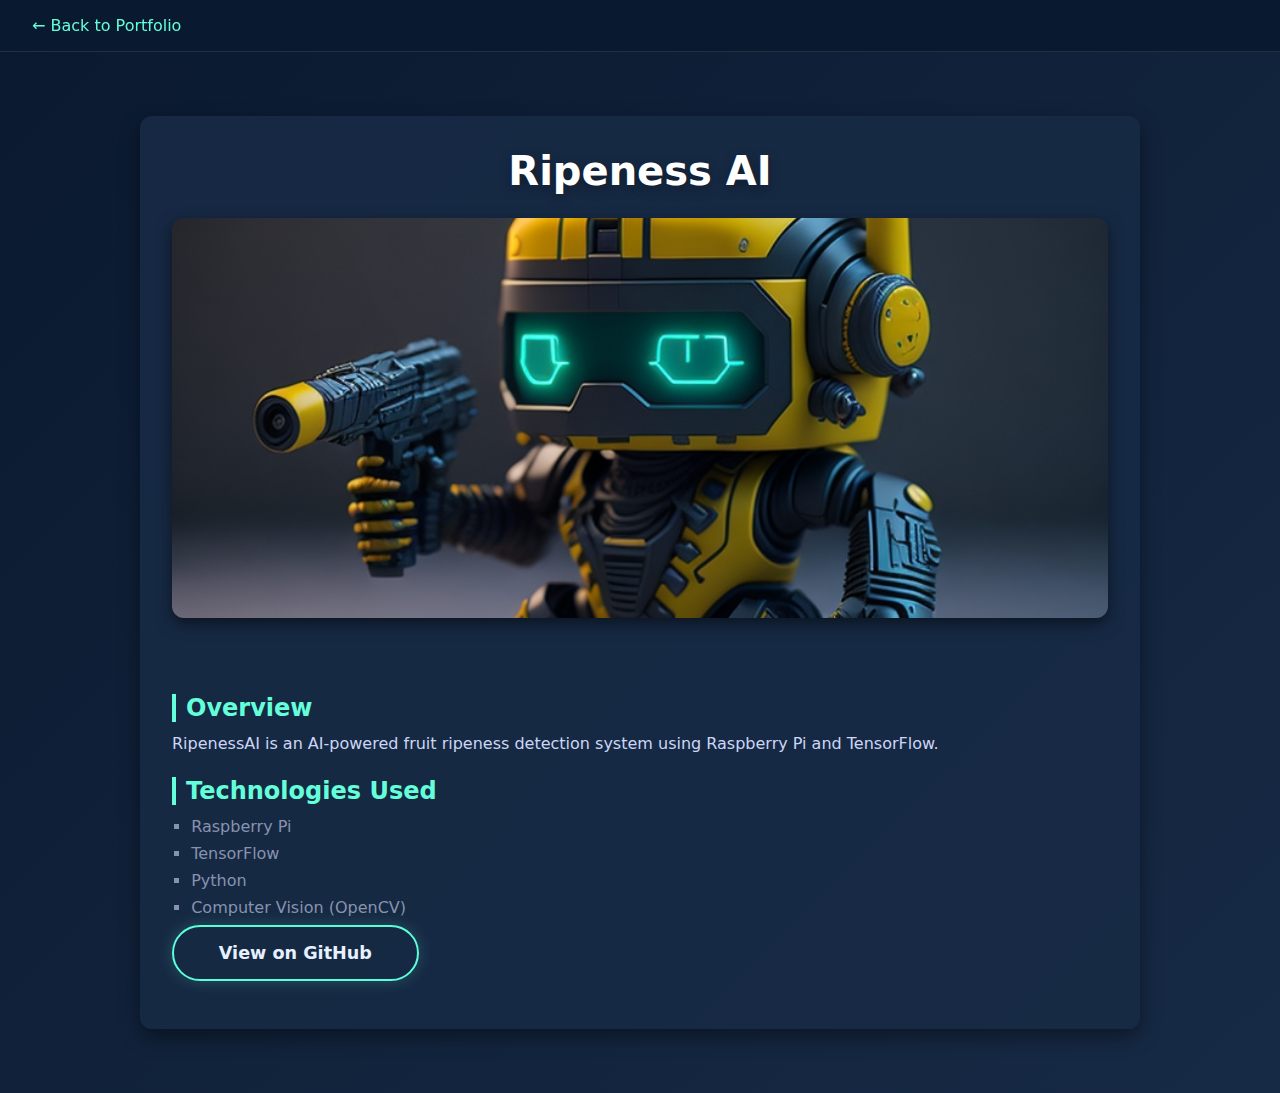
<file: projects/ripeness-ai.html>
<!DOCTYPE html>
<html lang="en">
<head>
  <meta charset="UTF-8">
  <meta name="viewport" content="width=device-width, initial-scale=1.0">
  <title>Ripeness AI</title>
  <link rel="stylesheet" href="../assets/css/project.css">
</head>
<body>
  <nav class="navbar">
    <a href="../index.html" class="back-btn">← Back to Portfolio</a>
  </nav>

  <section class="project-detail">
    <h1>Ripeness AI</h1>
    <img src="../assets/images/Robot.jpg" alt="Ripeness AI" class="project-image">

    <div class="project-info">
      <h2>Overview</h2>
      <p>
        RipenessAI is an AI-powered fruit ripeness detection system using Raspberry Pi and TensorFlow.
      </p>

      <h2>Technologies Used</h2>
      <ul>
        <li>Raspberry Pi</li>
        <li>TensorFlow</li>
        <li>Python</li>
        <li>Computer Vision (OpenCV)</li>
      </ul>

      <a href="https://github.com/temidayo-afolabi/ripenessai" target="_blank">
        View on GitHub
      </a>
    </div>
  </section>
</body>
</html>
</file>
<file: assets/css/project.css>
@import url('https://fonts.googleapis.com/css2?family=Poppins:wght@300;400;500;600&display=swap');

/* Contact Section */
.contact {
  padding: 5rem 0;
  position: relative;
  background: linear-gradient(135deg, #0a0f1a 0%, #0a192f 100%);
  overflow: hidden;
}

.contact::before {
  content: '';
  position: absolute;
  top: -20%;
  left: -20%;
  width: 140%;
  height: 140%;
  background: radial-gradient(circle at 70% 30%, rgba(100, 255, 218, 0.08), transparent 70%);
  z-index: -1;
}

/* Heading */
.contact h2 {
  text-align: center;
  font-size: 2.5rem;
  margin-bottom: 3rem;
  color: #fff;
  position: relative;
  display: inline-block;
  left: 50%;
  transform: translateX(-50%);
}

.contact h2::after {
  content: '';
  position: absolute;
  bottom: -12px;
  left: 0;
  width: 100%;
  height: 3px;
  background: linear-gradient(90deg, var(--skin-color), var(--accent-light));
  border-radius: 3px;
}

/* Layout */
.contact-container {
  display: grid;
  grid-template-columns: repeat(auto-fit, minmax(320px, 1fr));
  gap: 2rem;
  max-width: 1200px;
  width: 100%;
  margin: 0 auto;
  padding: 0 1rem;
}

/* Info Cards */
.contact-card {
  background: rgba(30, 30, 40, 0.75);
  padding: 1.8rem;
  border-radius: 16px;
  display: flex;
  align-items: flex-start;
  gap: 1rem;
  border: 1px solid rgba(255, 255, 255, 0.05);
  backdrop-filter: blur(12px);
  transition: transform 0.3s ease, box-shadow 0.3s ease, border 0.3s ease;
}

.contact-card:hover {
  transform: translateY(-6px);
  border-color: rgba(100, 255, 218, 0.25);
  box-shadow: 0 12px 28px rgba(0, 0, 0, 0.45),
              0 0 18px rgba(100, 255, 218, 0.15);
}

.contact-icon {
  width: 55px;
  height: 55px;
  background: linear-gradient(135deg, var(--skin-color), var(--accent-light));
  border-radius: 12px;
  display: flex;
  align-items: center;
  justify-content: center;
  font-size: 1.4rem;
  color: #fff;
}

/* Card Details */
.contact-details h3 {
  font-size: 1.2rem;
  margin-bottom: 0.4rem;
  color: #fff;
}

.contact-details p, 
.contact-details a {
  color: var(--text-color);
  font-size: 0.95rem;
  transition: color 0.3s ease;
}

.contact-details a:hover {
  color: var(--skin-color);
}

/* Contact Form */
.contact-form {
  background: rgba(30, 30, 40, 0.75);
  padding: 2rem;
  border-radius: 16px;
  backdrop-filter: blur(12px);
  border: 1px solid rgba(255, 255, 255, 0.05);
  transition: transform 0.3s ease, box-shadow 0.3s ease, border 0.3s ease;
}

.contact-form:hover {
  transform: translateY(-4px);
  border-color: rgba(100, 255, 218, 0.25);
  box-shadow: 0 12px 28px rgba(0, 0, 0, 0.45),
              0 0 18px rgba(100, 255, 218, 0.15);
}

/* Inputs */
.contact-form input,
.contact-form textarea {
  width: 100%;
  padding: 0.9rem 1rem;
  margin-bottom: 1rem;
  border-radius: 10px;
  border: 1px solid rgba(255,255,255,0.1);
  background: rgba(255,255,255,0.05);
  color: #fff;
  font-size: 0.95rem;
  transition: border 0.3s ease, box-shadow 0.3s ease;
}

.contact-form input:focus,
.contact-form textarea:focus {
  border-color: var(--skin-color);
  outline: none;
  box-shadow: 0 0 8px rgba(100, 255, 218, 0.3);
}

/* Button */
.contact-form button {
  width: 100%;
  padding: 0.9rem;
  border: none;
  border-radius: 10px;
  font-size: 1rem;
  font-weight: 600;
  cursor: pointer;
  background: linear-gradient(135deg, var(--skin-color), var(--accent-light));
  color: #fff;
  transition: transform 0.2s ease, box-shadow 0.3s ease;
}

.contact-form button:hover {
  transform: translateY(-3px);
  box-shadow: 0 8px 20px rgba(100, 255, 218, 0.3);
}




:root {

  /* Color Variables - Blue Neon Theme */
  --body-color: rgb(7, 34, 51);
  --skin-color: #00f7ff;
  --accent-light: #00b4d8;
  --accent-dark: #0077b6;
  --bg-color: #0c192e;
  --bg-secondary: #112240;
  --text-color: #8bacc8;
  --text-light: #caf0f8;
  --text-lighter: #e2f2ff;
  --heading-color: #90e0ef;
  --border-color: #1e3a8a;
  --card-bg: #112240;
  --card-hover: #1a3a8a;
  --shadow-color: rgba(0, 119, 182, 0.3);
  --overlay-color: rgba(10, 25, 47, 0.9);
  --success-color: #4cc9f0;
  --error-color: #ff6b6b;
  --warning-color: #ffd166;
  --info-color: #4cc9f0;
  --neon-glow: 0 0 10px rgba(0, 247, 255, 0.3),
                0 0 20px rgba(0, 247, 255, 0.2),
                0 0 30px rgba(0, 247, 255, 0.1);

  /*===== Font and Typography =====*/
  --body-font: 'Inter', sans-serif;
  --heading-font: 'Poppins', sans-serif;
  
  /* Font sizes - Desktop */
  --h1-font-size: clamp(2.5rem, 5vw, 4rem);
  --h2-font-size: clamp(1.75rem, 3vw, 2.5rem);
  --h3-font-size: clamp(1.25rem, 2vw, 1.5rem);
  --normal-font-size: 1.1rem;
  --small-font-size: 0.938rem;
  --smaller-font-size: 0.813rem;
  --line-height-base: 1.6;

  /* Font weights */
  --font-normal: 400;
  --font-medium: 500;
  --font-semi-bold: 600;
  --font-bold: 700;

  /* Letter spacing */
  --letter-spacing-sm: 0.01em;
  --letter-spacing-md: 0.03em;
  --letter-spacing-lg: 0.1em;

  /*===== Margins Bottom =====*/
  --mb-0-25: .25rem;
  --mb-0-5: .5rem;
  --mb-0-75: .75rem;
  --mb-1: 1rem;
  --mb-1-5: 1.5rem;
  --mb-2: 2rem;
  --mb-2-5: 2.5rem;
  --mb-3: 3rem;

  /*===== z index =====*/
  --z-fixed: 100;
  --z-tooltip: 10;
}

* {
  margin: 0;
  padding: 0;
  box-sizing: border-box;
  border: none;
  text-decoration: none;;
  scroll-behavior: smooth;
  outline: none;
  font-family: system-ui, -apple-system, BlinkMacSystemFont, 'Segoe UI', Roboto, Oxygen, Ubuntu, Cantarell, 'Open Sans', 'Helvetica Neue', sans-serif;
}

html {
  scroll-behavior: smooth;
  font-size: 16px;
  overflow-y: auto;
  height: auto;
  
}

body {
  margin: 0;
  padding: 0;
  font-family: "Poppins", sans-serif;
  background: linear-gradient(135deg, #0a192f, #172a45); /* dark gradient */
  color: white;
}

a {
  color: var(--skin-color, #64ffda);
  text-decoration: none;
  transition: color 0.3s ease;
}

a:hover {
  color: #ff4c60;
}

/* 🔹 Navbar / Back Button */
.navbar {
  width: 100%;
  padding: 1rem 2rem;
  background: rgba(10, 25, 47, 0.95);
  border-bottom: 1px solid rgba(255,255,255,0.1);
  position: sticky;
  top: 0;
  z-index: 1000;
}

.back-btn {
  font-size: 1rem;
  color: #64ffda;
  font-weight: 500;
}

.back-btn:hover {
  color: #ff4c60;
}

/* 🔹 Project Detail Section */
.project-detail {
  max-width: 1000px;
  margin: 4rem auto;
  padding: 2rem;
  background: rgba(23, 42, 69, 0.9);
  border-radius: 12px;
  box-shadow: 0 8px 20px rgba(0,0,0,0.4);
  animation: fadeInUp 1s ease forwards;
}

/* 🔹 Project Title */
.project-detail h1 {
  font-size: 2.5rem;
  color: #fff;
  margin-bottom: 1.5rem;
  text-align: center;
  text-shadow: 0 4px 12px rgba(0,0,0,0.3);
}

/* 🔹 Image */
.project-image {
  width: 100%;
  max-height: 400px;
  object-fit: cover;
  border-radius: 12px;
  margin-bottom: 2rem;
  box-shadow: 0 6px 15px rgba(0,0,0,0.5);
  transition: transform 0.4s ease;
}

.project-image:hover {
  transform: scale(1.03);
}

/* 🔹 Content Info */
.project-info {
  padding: 1rem 0;
}

.project-info h2 {
  color: #64ffda;
  font-size: 1.5rem;
  margin-top: 1.5rem;
  margin-bottom: 0.75rem;
  border-left: 4px solid #64ffda;
  padding-left: 10px;
}

.project-info p {
  color: #ccd6f6;
  font-size: 1rem;
}

.project-info ul {
  margin: 0;
  padding: 0 1.2rem;
}

.project-info ul li {
  margin-bottom: 0.5rem;
  list-style-type: square;
  color: #8892b0;
}

/* 🔹 GitHub Button */
.project-info a {
  display: inline-flex;
  align-items: center;
  justify-content: center;
  max-width: max-content;
  padding: 1rem 2.8rem;
  font-size: 1.1rem;
  font-weight: 600;
  color: #e6f1ff;
  background: transparent;
  border: 2px solid #5affd9;
  border-radius: 4rem;
  cursor: pointer;
  position: relative;
  overflow: hidden;
  transition: all 0.3s cubic-bezier(0.4, 0, 0.2, 1);
  text-decoration: none;
  z-index: 1;
  box-shadow: 0 0 15px rgba(100, 255, 218, 0.2);
}

.project-info a::before {
  content: '';
  position: absolute;
  top: 0;
  left: 0;
  width: 0;
  height: 100%;
  background: linear-gradient(90deg, #4dceb0, #00b4d8);
  transition: all 0.4s cubic-bezier(0.4, 0, 0.2, 1);
  z-index: -1;
}

.project-info a:hover {
  background-color: #00b4d8;
  transform: translateY(-3px);
  box-shadow: 0 0 25px rgba(100, 255, 218, 0.4);
}

.project-info a:hover::before {
  width: 100%;
}

.project-info a:active {
  transform: translateY(-1px);
}

/* 🔹 Animations */
@keyframes fadeInUp {
  0% {
    opacity: 0;
    transform: translateY(30px);
  }
  100% {
    opacity: 1;
    transform: translateY(0);
  }
}

.video-container {
  max-width: 800px;  /* keeps video clean */
  margin: 2rem auto;
  border-radius: 15px;
  overflow: hidden;
  box-shadow: 0 0 25px rgba(0, 180, 216, 0.4);
}

.video-container video {
  width: 100%;
  height: auto;
  display: block;
  object-fit: cover; /* keeps it neat */
}
</file>
